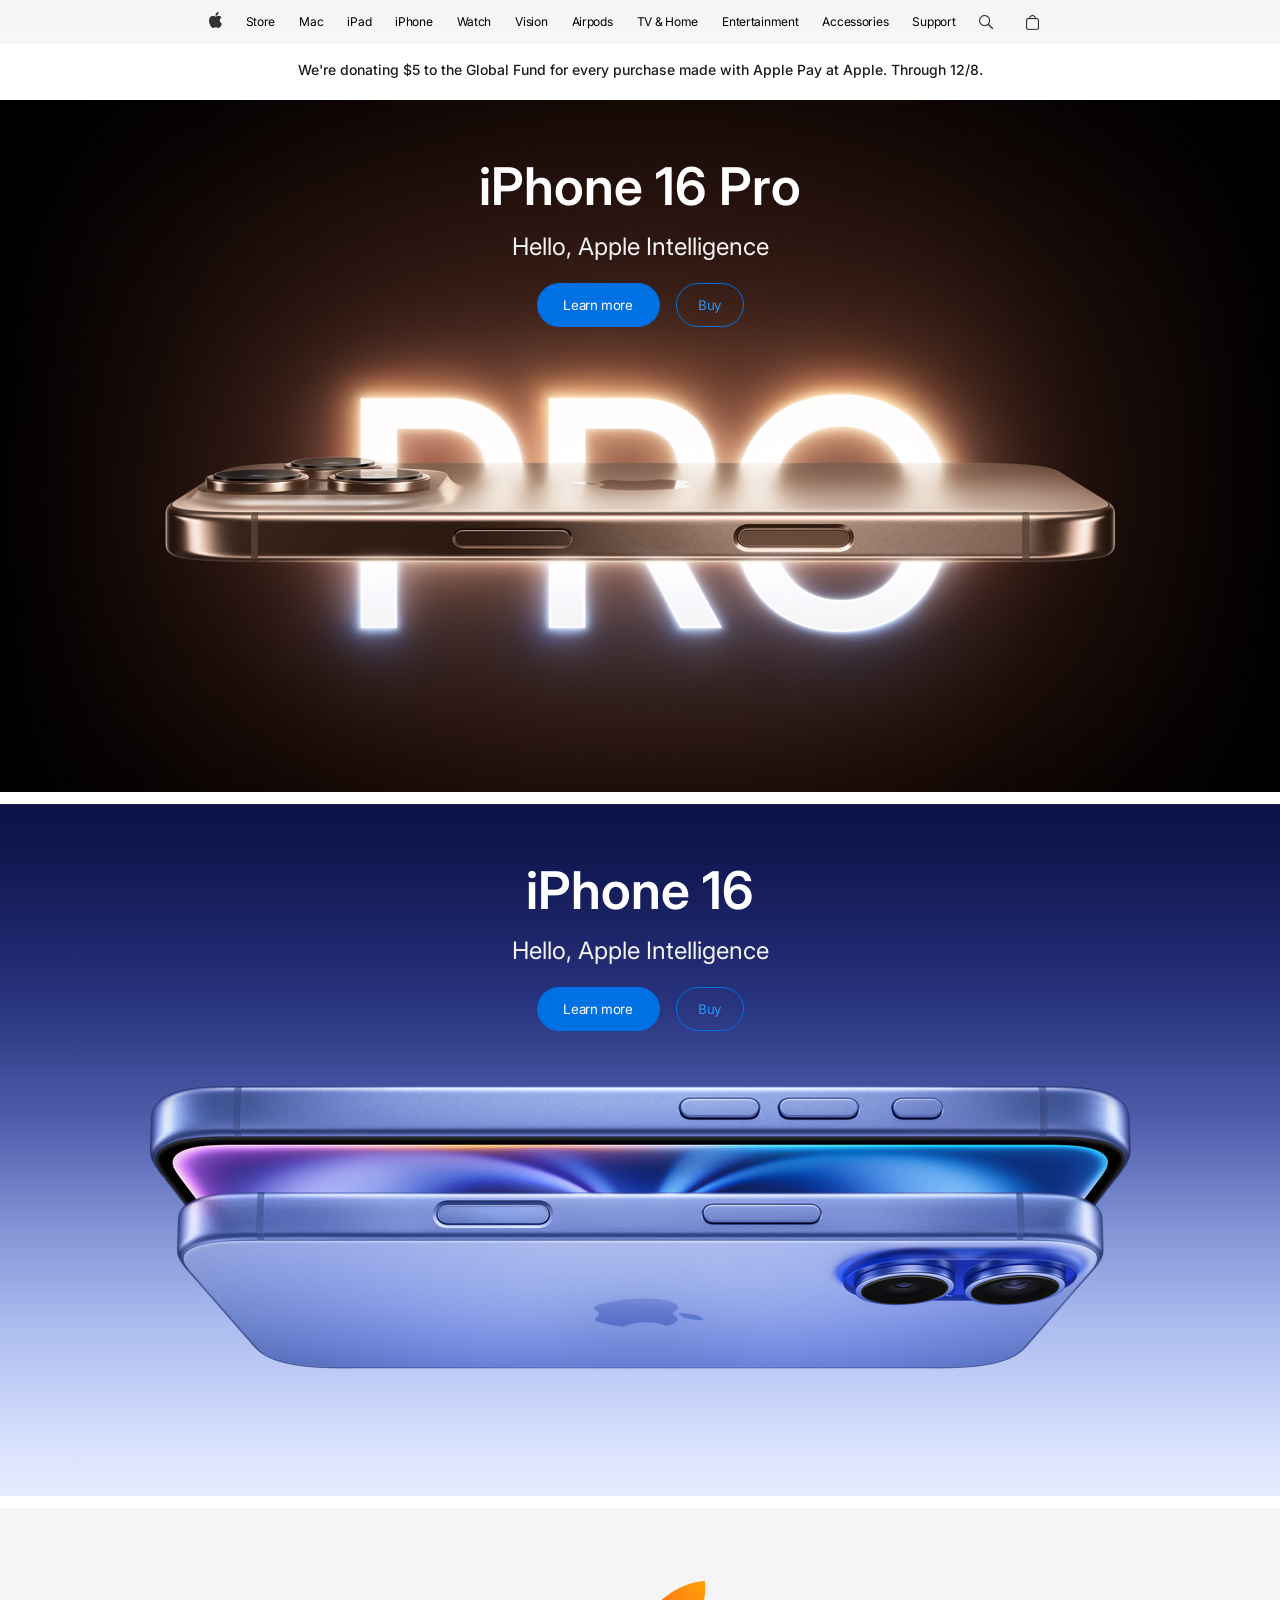
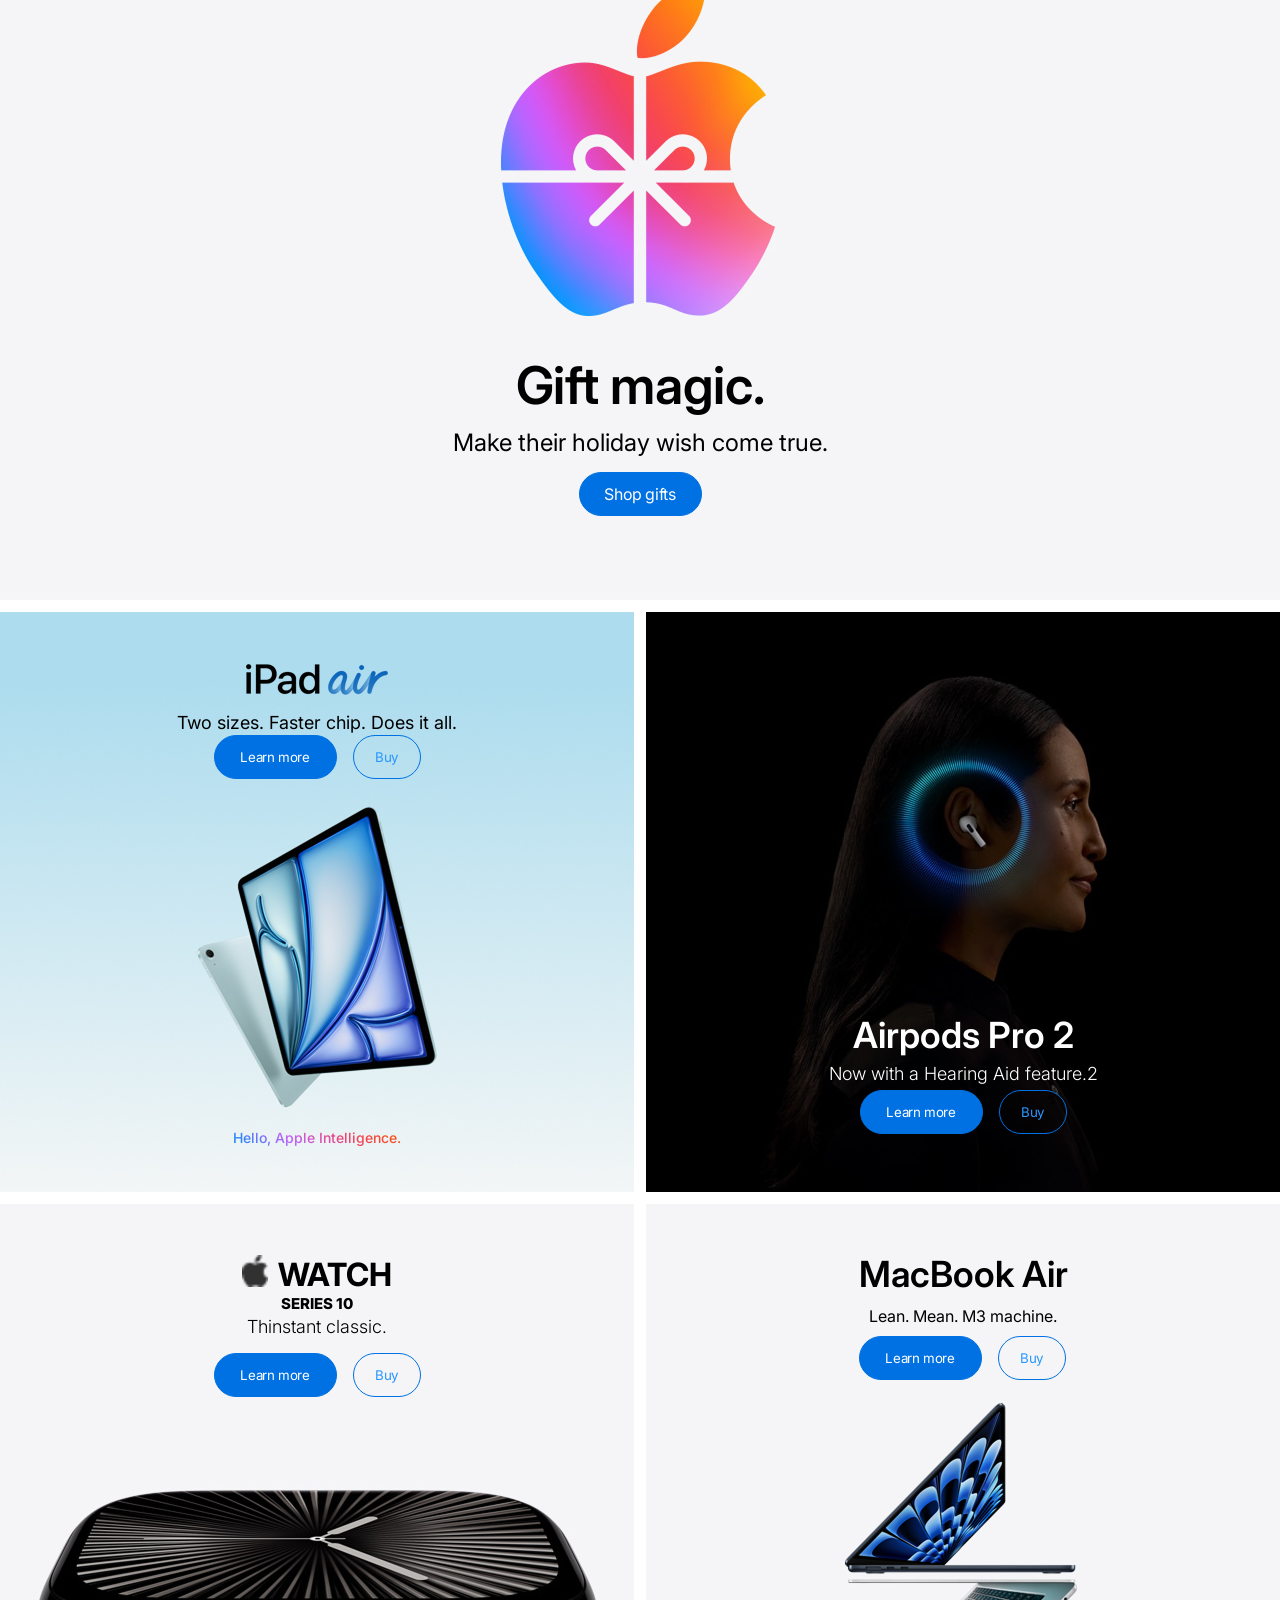
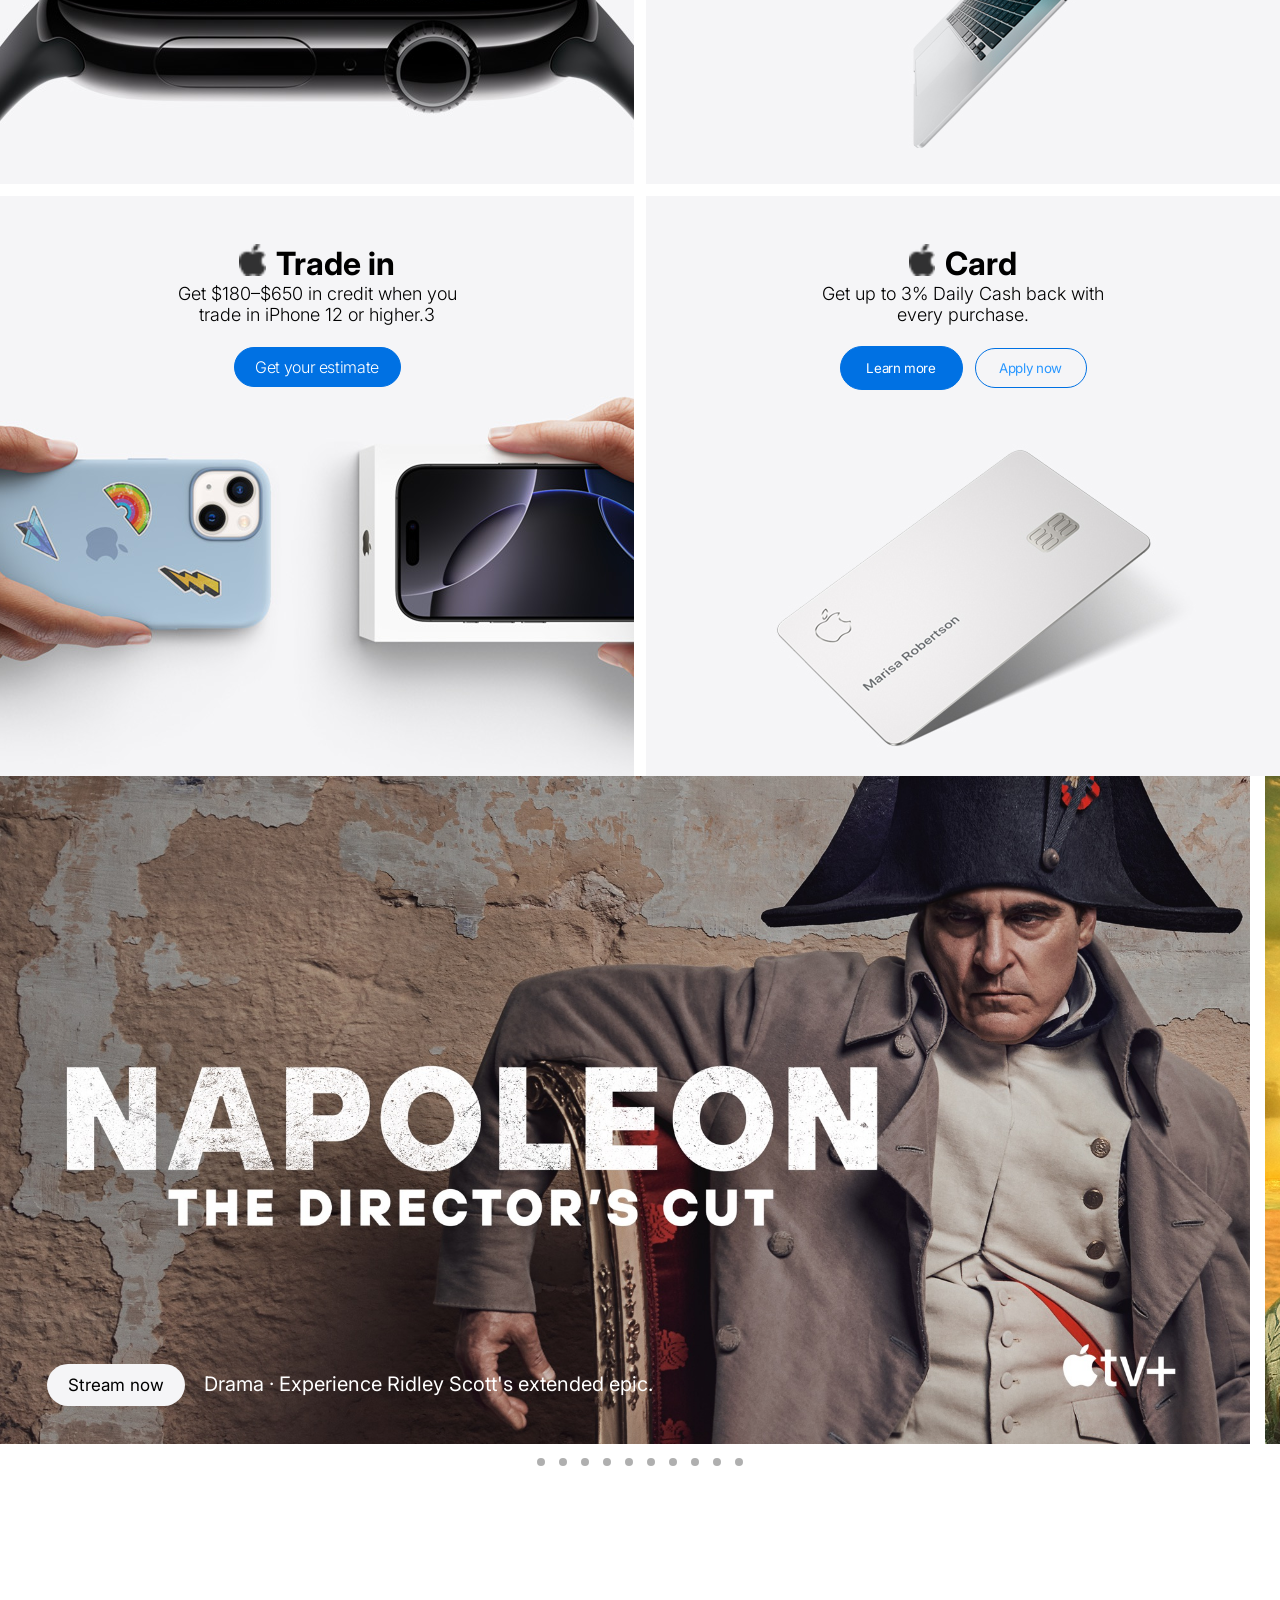
<file: index.html>
<!doctype html>
<html lang="en">
  <head>
    <meta charset="UTF-8" />
    <meta name="viewport" content="width=device-width, initial-scale=1.0" />
    <title>apple</title>
    <link rel="stylesheet" href="style.css" />
    <style>
      .container {
        max-width: 1920px;
        margin: 0 auto; /* Голлуулах */
        width: 100%; /* Жижиг дэлгэц дээр 100% харагдах */
      }
    </style>
  </head>
  <body>
    <header class="header center">
      <div class="headerIcon__Vector">
        <a href="store.html"><img src="/images/Vector.png" alt="vector" /></a>
      </div>
      <a href="store.html" class="header__link">Store</a>
      <span class="header__link">Mac</span>
      <span class="header__link">iPad</span>
      <span class="header__link">iPhone</span>
      <span class="header__link">Watch</span>
      <span class="header__link">Vision</span>
      <span class="header__link">Airpods</span>
      <span class="header__link">TV & Home</span>
      <span class="header__link">Entertainment</span>
      <span class="header__link">Accessories</span>
      <span class="header__link">Support</span>
      <div class="icons center">
        <div class="header__Icon center">
          <img src="/images/Vector (1).png" alt="vector1" />
        </div>
        <div class="header__icon center">
          <img src="/images/Vector (2).png" alt="vector2" />
        </div>
        <div class="header__icon center">
          <img
            src="/images/menu-icon.png"
            alt="menu-icon"
            class="header__icon--image--menu"
          />
        </div>
      </div>
    </header>
    <div class="donation__banner center">
      We're donating $5 to the Global Fund for every purchase made with Apple
      Pay at Apple. Through 12/8.
    </div>
    <section class="section1">
      <div>
        <div class="hero__container iphone16-pro">
          <div class="iphone16-pro__border marginTop">
            <div class="iphone16-pro__border1 align-center">
              <p class="iphone16-pro1">iPhone 16 Pro</p>
              <p class="iphone16-pro2">
                Hello, <span>Apple </span>Intelligence
              </p>
            </div>
            <div class="iphone16-pro__border2 align-center">
              <div class="iphone16-pro__border_2 align-center">
                <button class="button button--primary">Learn more</button>
              </div>
              <div class="iphone16-pro__border__2 align-center">
                <button class="button button--secondary">Buy</button>
              </div>
            </div>
          </div>
        </div>
      </div>
    </section>
    <section class="section1">
      <div class="hero__container iphone16 align-center">
        <div class="iphone16-pro__border">
          <div class="iphone16-pro__border1 align-center">
            <p class="iphone16-pro1">iPhone 16</p>
            <p class="iphone16-pro2">Hello, <span>Apple </span>Intelligence</p>
          </div>
          <div class="iphone16-pro__border2 align-center">
            <div class="iphone16-pro__border_2 align-center">
              <button class="button button--primary">Learn more</button>
            </div>
            <div class="iphone16-pro__border__2 align-center">
              <button class="button button--secondary">Buy</button>
            </div>
          </div>
        </div>
      </div>
    </section>
    <section class="section1">
      <div class="hero__container gift-magic align-center">
        <div class="gift__border">
          <div class="gift__border1">
            <div class="gift__border2">Gift magic.</div>
            <div class="gift__border3">Make their holiday wish come true.</div>
          </div>
          <div class="iphone16-pro__border_2 align-center">
            <a
              href="https://pinecone-academy-fgmu.vercel.app/store.html"
              class="button button--primary"
              >Shop gifts</a
            >
          </div>
        </div>
      </div>
    </section>
    <div class="product-container">
      <div class="product1" style="--image-url: url(./images/Figure.png);">
        <div class="product-title-image iPadair"></div>
        <p class="product-subHead">Two sizes. Faster chip. Does it all.</p>
        <div class="iphone16-pro__border2 align-center" style="padding: 0">
          <div class="iphone16-pro__border_2 align-center">
            <button class="button button--primary">Learn more</button>
          </div>
          <div class="iphone16-pro__border__2 align-center">
            <button class="button button--secondary">Buy</button>
          </div>
        </div>
        <p class="product-bottom">Hello, Apple Intelligence.</p>
      </div>
      <div
        class="product productBottom"
        style="--image-url: url(/images/airpod.png)"
      >
        <h2 class="product-title">Airpods Pro 2</h2>
        <p class="product-Subhead">Now with a Hearing Aid feature.2</p>
        <div class="iphone16-pro__border2 align-center">
          <div class="iphone16-pro__border_2 align-center">
            <button class="button button--primary">Learn more</button>
          </div>
          <div class="iphone16-pro__border__2 align-center">
            <button class="button button--secondary">Buy</button>
          </div>
        </div>
      </div>
      <div class="product" style="--image-url: url(/images/iwatch.png)">
        <div class="iwatch__Border align-center">
          <div class="iwatch__Border1">
            <div class="iwatch__Border2">
              <div class="iwatch__Border3">
                <img
                  src="/images/Vector.png"
                  alt="iphone logo"
                  class="iphoneLogo"
                />
                <p class="border-title">WATCH</p>
              </div>
              <div class="iwatch__Border3-1">
                <p class="series-10">SERIES 10</p>
              </div>
            </div>
            <div class="iwatch__Border1-1">
              <p class="Thinstant-classic">Thinstant classic.</p>
            </div>
          </div>
          <div class="iphone16-pro__border2 align-center">
            <div class="iphone16-pro__border_2 align-center">
              <button class="button button--primary">Learn more</button>
            </div>
            <div class="iphone16-pro__border__2 align-center">
              <button class="button button--secondary">Buy</button>
            </div>
          </div>
        </div>
      </div>
      <div class="product" style="--image-url: url(/images/imac.png)">
        <div class="imac__Border1">
          <div class="imac__Border2">
            <div class="imac__Border3">
              <p class="imac-border-title">MacBook Air</p>
            </div>
          </div>
          <div class="imac__Border1-1">
            <p class="Lean-Mean">Lean. Mean. M3 machine.</p>
          </div>
          <div class="iphone16-pro__border2 align-center">
            <div class="iphone16-pro__border_2 align-center">
              <button class="button button--primary">Learn more</button>
            </div>
            <div class="iphone16-pro__border__2 align-center">
              <button class="button button--secondary">Buy</button>
            </div>
          </div>
        </div>
      </div>
      <div class="product" style="--image-url: url(/images/iphone.png)">
        <div class="trade-in">
          <div class="trade-in-border">
            <div class="trade-in-border1">
              <img
                src="/images/Vector.png"
                alt="iphone logo"
                class="iphoneLogo"
              />
              <p class="trade-title">Trade in</p>
            </div>
            <p class="trade-in-subhead">
              Get $180–$650 in credit when you trade in iPhone 12 or higher.3
            </p>
          </div>
          <div class="iphone16-pro__border2 align-center">
            <div class="trade--border align-center">
              <button class="button button--primary font__style">
                Get your estimate
              </button>
            </div>
          </div>
        </div>
      </div>
      <div class="product" style="--image-url: url(/images/card.png)">
        <div class="trade-in">
          <div class="trade-in-border">
            <div class="trade-in-border1">
              <img
                src="/images/Vector.png"
                alt="iphone logo"
                class="iphoneLogo"
              />
              <p class="trade-title">Card</p>
            </div>
            <p class="trade-in-subhead">
              Get up to 3% Daily Cash back with every purchase.
            </p>
          </div>
          <div class="learn-more-apply-now-border">
            <div class="iphone16-pro__border_2 align-center">
              <button class="button button--primary">Learn more</button>
            </div>
            <div class="button-Apply-now align-center">
              <button class="button button--Apply-now">
                Apply now
              </button>
            </div>
          </div>
        </div>
      </div>
    </div>
    <div class="media-carousel">
      <div
        id="item1"
        class="carousel-slide"
        style="--background-image: url(/images/carousel/napoleon.jpg)"
      >
        <div class="carousel-info">
          <button class="carousel-info-button">Stream now</button>
          <span class="carousel-genre">Drama</span>
          <span class="carousel-separator">·</span>
          <span class="carousel-description"
            >Experience Ridley Scott's extended epic.</span
          >
        </div>
      </div>
      <div
        id="item2"
        class="carousel-slide"
        style="--background-image: url(/images/carousel/bad-monkey.jpg)"
      >
        <div class="carousel-info">
          <button class="carousel-info-button">Stream now</button>
          <span class="carousel-genre">Comedy</span>
          <span class="carousel-separator">·</span>
          <span class="carousel-description">The shady side of paradise.</span>
        </div>
      </div>
      <div
        id="item3"
        class="carousel-slide"
        style="--background-image: url(/images/carousel/instigators.jpg)"
      >
        <div class="carousel-info">
          <button class="carousel-info-button">Stream now</button>
          <span class="carousel-genre">Action</span>
          <span class="carousel-separator">·</span>
          <span class="carousel-description">Worst. Heist. Ever.</span>
        </div>
      </div>
      <div
        id="item4"
        class="carousel-slide"
        style="--background-image: url(/images/carousel/k-pop-idols.jpg)"
      >
        <div class="carousel-info">
          <button class="carousel-info-button">Stream now</button>
          <span class="carousel-genre">Documentary</span>
          <span class="carousel-separator">·</span>
          <span class="carousel-description"
            >All that glitters isn't gold.</span
          >
        </div>
      </div>
      <div
        id="item5"
        class="carousel-slide"
        style="--background-image: url(/images/carousel/season-pass.jpg)"
      >
        <div class="carousel-info">
          <button class="carousel-info-button">Stream now</button>
          <span class="carousel-genre">Watch Messi</span>
          <span class="carousel-separator">,</span>
          <span class="carousel-description"
            >every club, and every match--live.</span
          >
        </div>
      </div>
      <div
        id="item6"
        class="carousel-slide"
        style="--background-image: url(/images/carousel/pressumed-innocent.jpg)"
      >
        <div class="carousel-info">
          <button class="carousel-info-button">Stream now</button>
          <span class="carousel-genre">Crime</span>
          <span class="carousel-separator">·</span>
          <span class="carousel-description">Presume nothing.</span>
        </div>
      </div>
      <div
        id="item7"
        class="carousel-slide"
        style="--background-image: url(/images/carousel/pachinko.jpg)"
      >
        <div class="carousel-info">
          <button class="carousel-info-button">Stream now</button>
          <span class="carousel-genre">Drama </span>
          <span class="carousel-separator">·</span>
          <span class="carousel-description">New season.</span>
        </div>
      </div>
      <div
        id="item8"
        class="carousel-slide"
        style="--background-image: url(/images/carousel/baseball.jpg)"
      >
        <div class="carousel-info">
          <button class="carousel-info-button">See the schedule</button>
          <span class="carousel-genre">Live MLB games</span>
          <span class="carousel-separator">·</span>
          <span class="carousel-description">every Friday.</span>
        </div>
      </div>
      <div
        id="item9"
        class="carousel-slide"
        style="--background-image: url(/images/carousel/lady-in-the-lake.jpg)"
      >
        <div class="carousel-info">
          <button class="carousel-info-button">Stream now</button>
          <span class="carousel-genre">Thriller</span>
          <span class="carousel-separator">·</span>
          <span class="carousel-description"
            >Natalie Portman and Moses Ingram star in a visionary noir
            thriller.</span
          >
        </div>
      </div>
      <div
        id="item10"
        class="carousel-slide"
        style="--background-image: url(/images/carousel/morning-show.jpg)"
      >
        <div class="carousel-info">
          <button class="carousel-info-button">Stream now</button>
          <span class="carousel-genre">Drama </span>
          <span class="carousel-separator">·</span>
          <span class="carousel-description"
            >16 Emmy® Nominations Including Best Drama.</span
          >
        </div>
      </div>
    </div>
    <div class="bullets">
      <a href="#item1" class="bullet"></a>
      <a href="#item2" class="bullet"></a>
      <a href="#item3" class="bullet"></a>
      <a href="#item4" class="bullet"></a>
      <a href="#item5" class="bullet"></a>
      <a href="#item6" class="bullet"></a>
      <a href="#item7" class="bullet"></a>
      <a href="#item8" class="bullet"></a>
      <a href="#item9" class="bullet"></a>
      <a href="#item10" class="bullet"></a>
    </div>
    <div class="slider-wrapper">
      <div class="slider">
        <div
          class="slider-item"
          style="--item: 1; --bg-color: rgb(20, 40, 56); --color: white"
        >
          <div class="slider-content">
            <div class="slider-image-small">
              <img
                class="slider-image"
                src="/images/slider/1.jpg"
                alt="R&B Now"
              />
            </div>
            <p class="slider-title">R&B Now</p>
            <div class="slider-overlay">
              <button class="slider-button">Listen Now</button>
            </div>
          </div>
        </div>
        <div
          class="slider-item"
          style="--item: 2; --bg-color: #eae6e1; --color: black"
        >
          <div class="slider-content">
            <div class="slider-image-small">
              <img
                class="slider-image"
                src="/images/slider/2.jpg"
                alt="Today's Country"
              />
            </div>
            <p class="slider-title">Today's Country</p>
            <div class="slider-overlay">
              <button class="slider-button">Listen Now</button>
            </div>
          </div>
        </div>
        <div class="slider-item" style="--item: 3">
          <div class="slider-content">
            <div class="slider-image-full">
              <img
                class="slider-image"
                src="/images/slider/3.jpg"
                alt="Football Manager 2024 Touch"
              />
            </div>
            <p class="slider-caption">Football Manager 2024 Touch</p>
            <div class="slider-overlay">
              <button class="slider-button">Listen Now</button>
            </div>
          </div>
        </div>
        <div class="slider-item" style="--item: 4">
          <div
            class="slider-content"
            style="background-image: url(images/slider/4.jpg)"
          >
            <div class="slider-image-full" style=""></div>
            <p class="slider-caption">6 Weeks to Restart Your Fitness</p>
            <div class="slider-overlay">
              <button class="slider-button">Listen Now</button>
            </div>
          </div>
        </div>
        <div class="slider-item" style="--item: 5">
          <div class="slider-content">
            <div class="slider-image-full">
              <img
                class="slider-image"
                src="/images/slider/5.jpg"
                alt="NBA 2k25 Arcade Edition"
              />
            </div>
            <p class="slider-caption">NBA 2k25 Arcade Edition</p>
            <div class="slider-overlay">
              <button class="slider-button">Listen Now</button>
            </div>
          </div>
        </div>
        <div class="slider-item" style="--item: 6">
          <div class="slider-content">
            <div class="slider-image-full">
              <img
                class="slider-image"
                src="/images/slider/6.jpg"
                alt="Strength with Kyle"
              />
            </div>
            <p class="slider-caption">Strength with Kyle</p>
            <div class="slider-overlay">
              <button class="slider-button">Listen Now</button>
            </div>
          </div>
        </div>
        <div class="slider-item" style="--item: 7">
          <div class="slider-content">
            <div class="slider-image-full">
              <img
                class="slider-image"
                src="/images/slider/7.jpg"
                alt="Run your first 5K"
              />
            </div>
            <p class="slider-caption">Run your first 5K</p>
            <div class="slider-overlay">
              <button class="slider-button">Listen Now</button>
            </div>
          </div>
        </div>
        <div class="slider-item" style="--item: 8; --bg-color: rgb(64, 13, 14)">
          <div class="slider-content">
            <div class="slider-image-small">
              <img
                class="slider-image"
                src="/images/slider/8.jpg"
                alt="Today's Indie Rock"
              />
            </div>
            <p class="slider-title">Today's Indie Rock</p>
            <div class="slider-overlay">
              <button class="slider-button">Listen Now</button>
            </div>
          </div>
        </div>
        <div class="slider-item" style="--item: 9">
          <div class="slider-content">
            <div class="slider-image-full">
              <img
                class="slider-image"
                src="/images/slider/9.jpg"
                alt="Hello Kitty Island Adventure"
              />
            </div>
            <p class="slider-caption">Hello Kitty Island Adventure</p>
            <div class="slider-overlay">
              <button class="slider-button">Listen Now</button>
            </div>
          </div>
        </div>
        <div
          class="slider-item"
          style="--item: 10; --bg-color: rgb(38, 38, 38)"
        >
          <div class="slider-content">
            <div class="slider-image-small">
              <img
                class="slider-image"
                src="/images/slider/10.jpg"
                alt="Strength with Kyle"
              />
            </div>
            <p class="slider-title">Strength with Kyle</p>
            <div class="slider-overlay">
              <button class="slider-button">Listen Now</button>
            </div>
          </div>
        </div>
      </div>
    </div>
  </body>
</html>
</file>
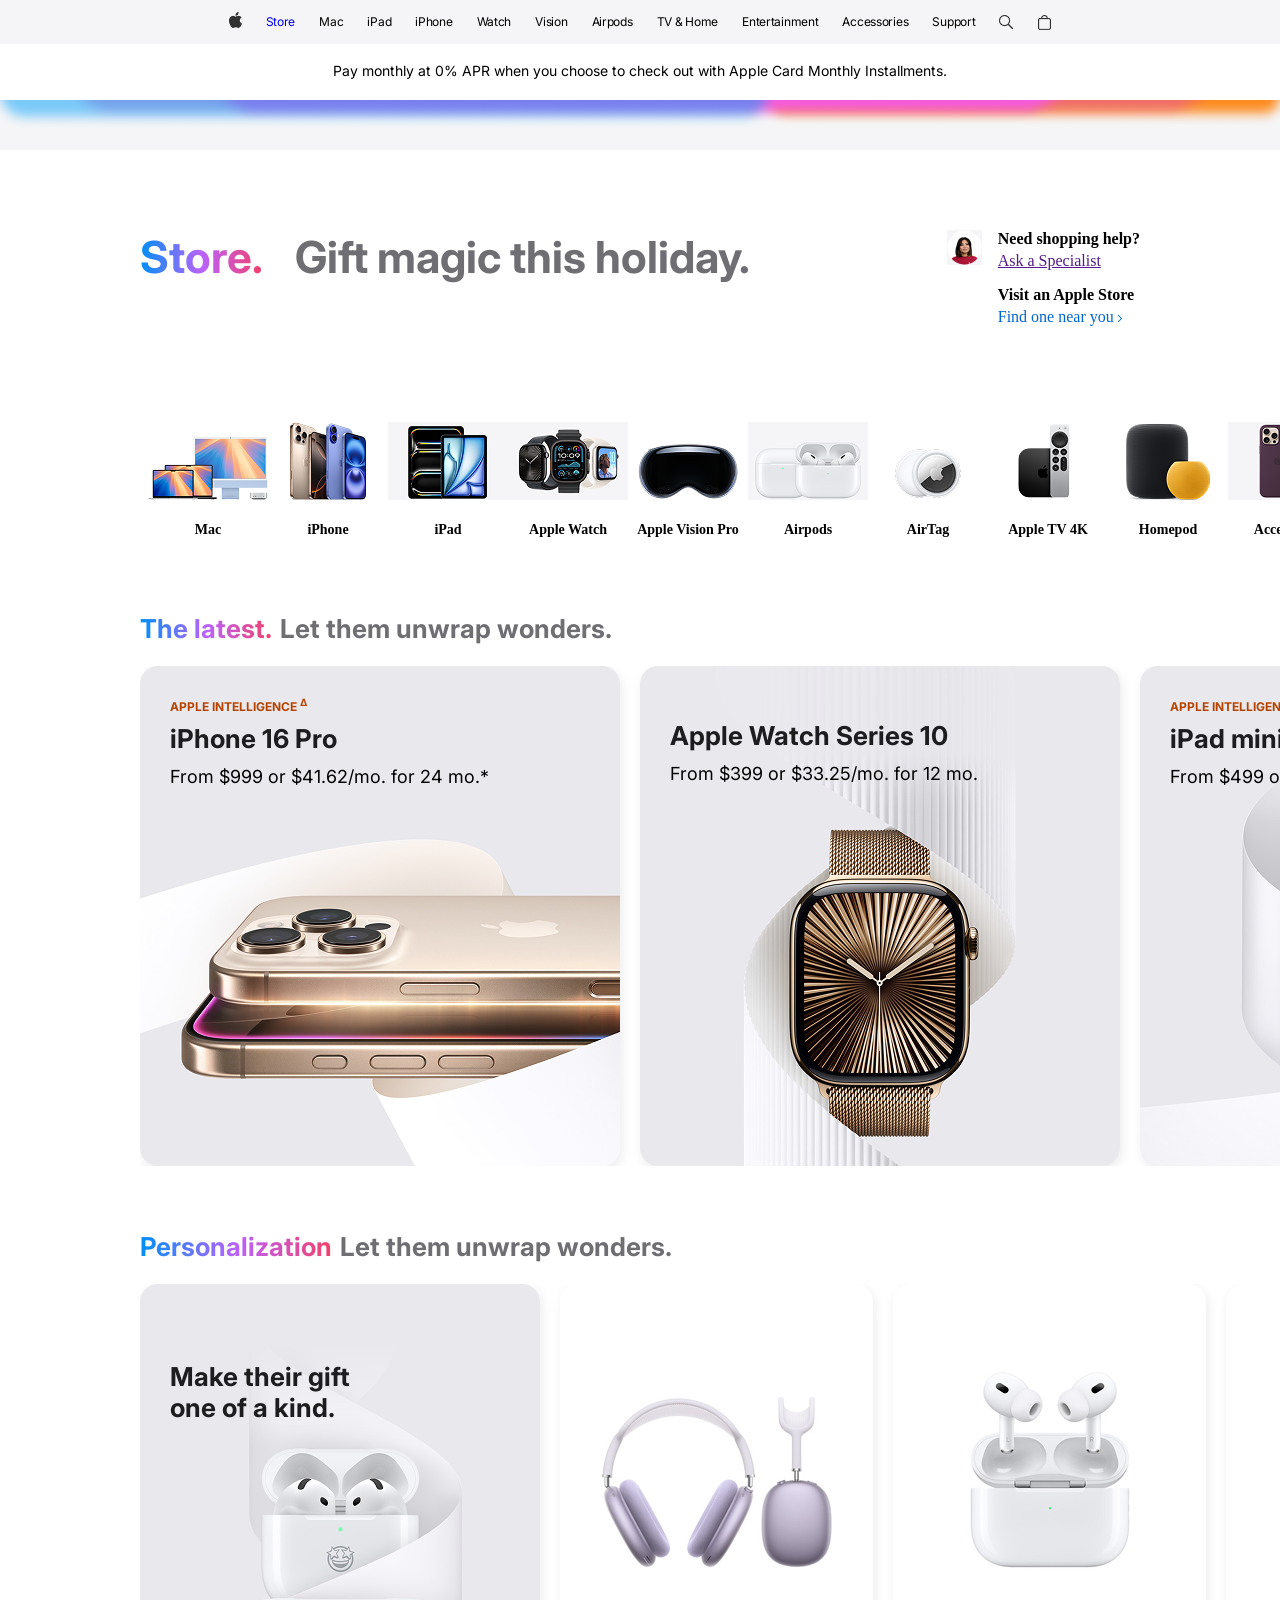
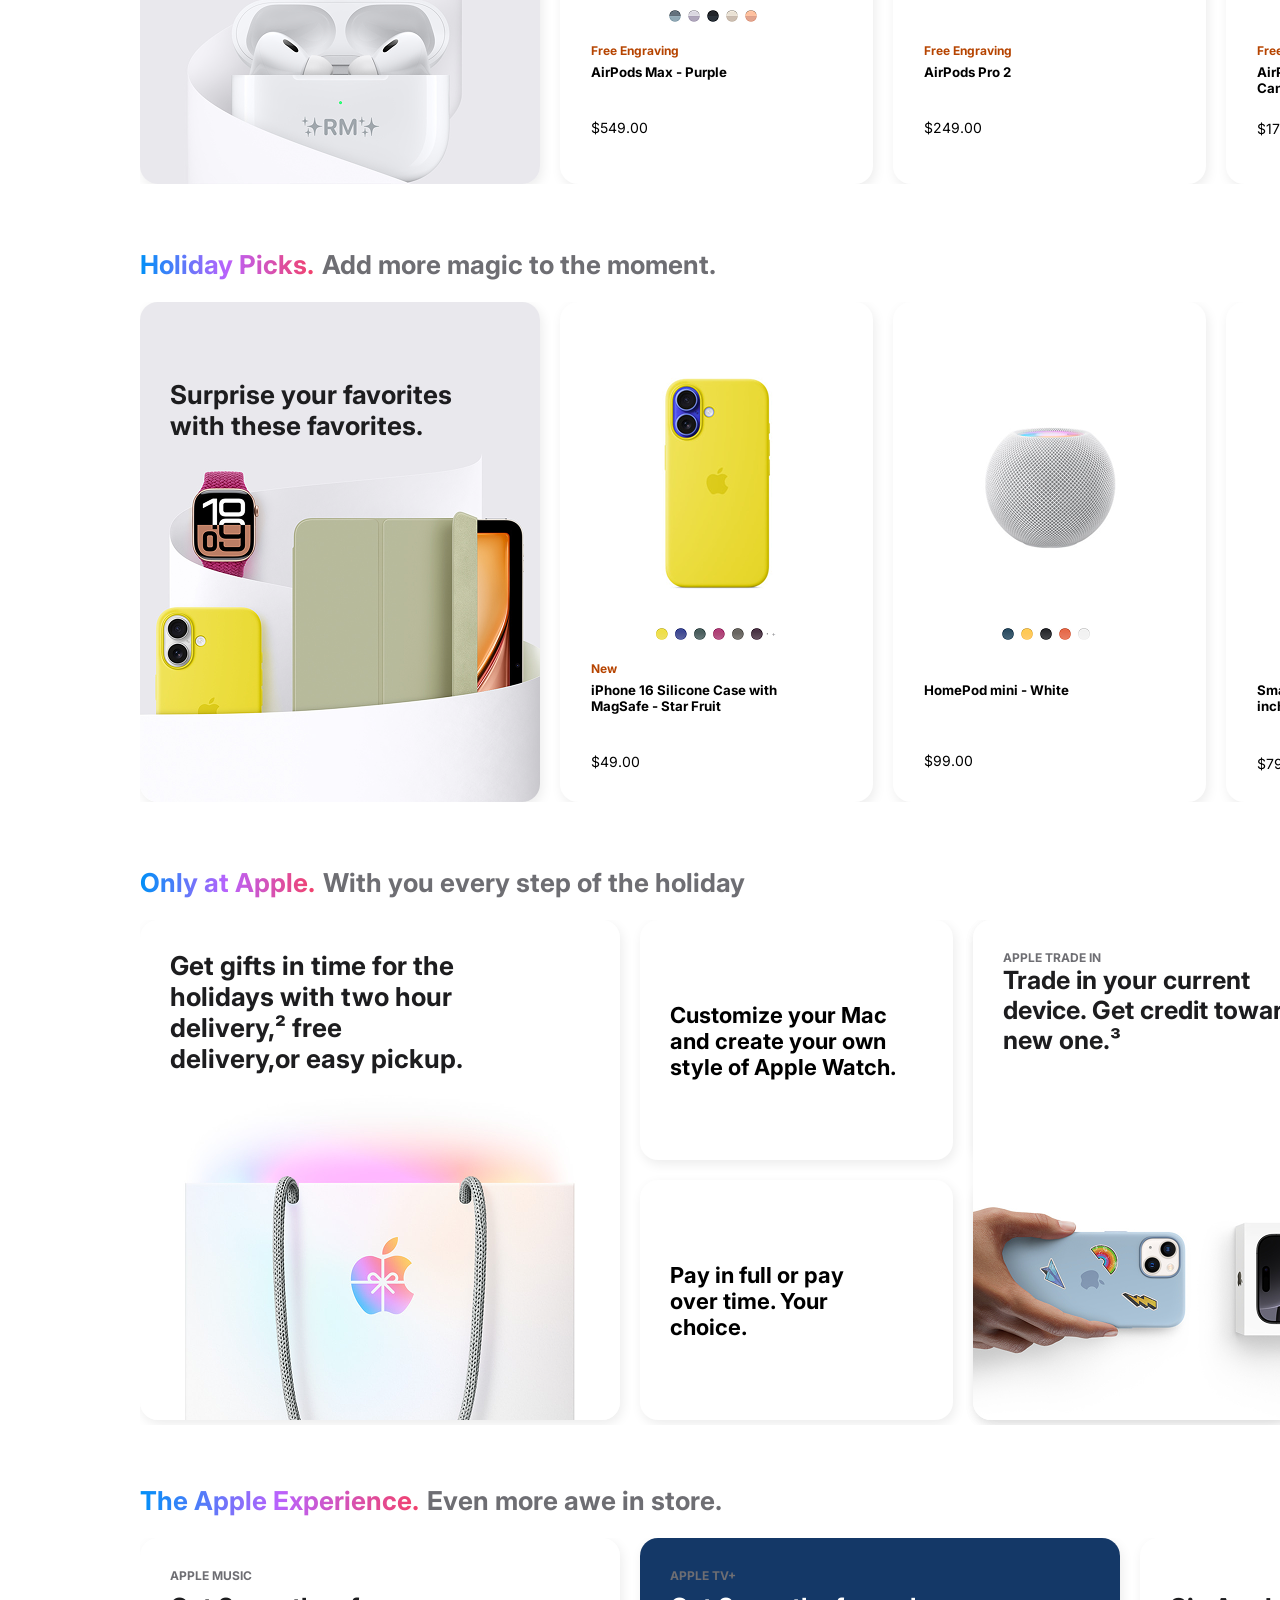
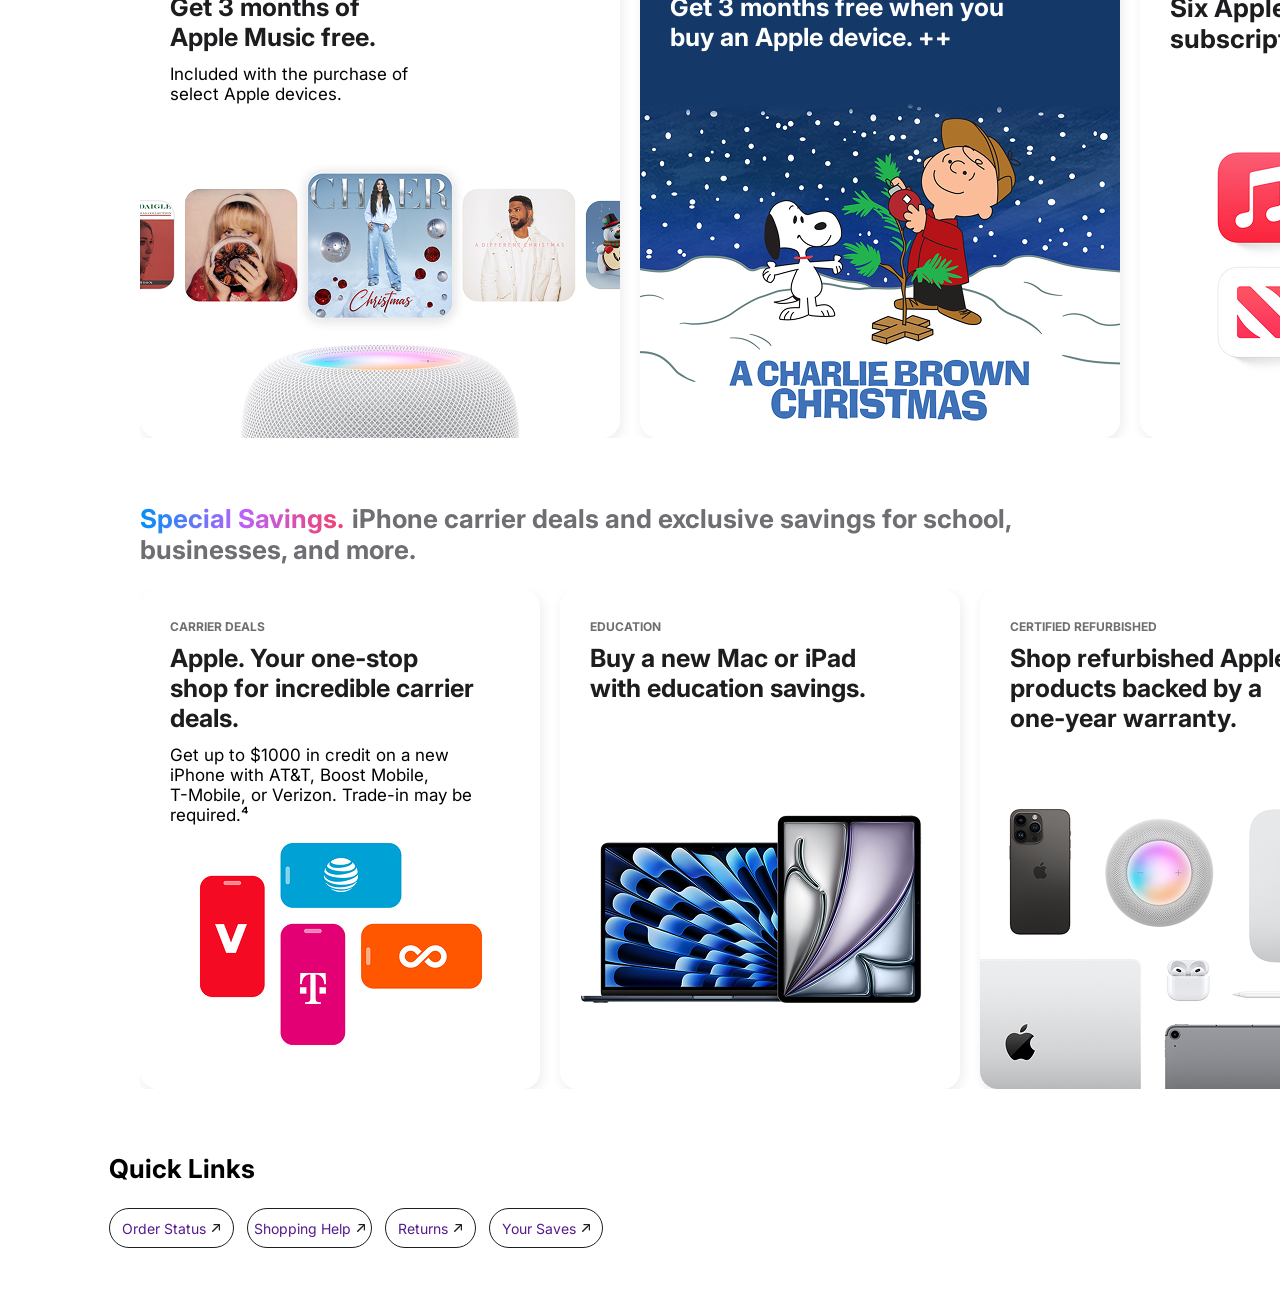
<file: store.html>
<!doctype html>
<html lang="en">
  <head>
    <meta charset="UTF-8" />
    <meta name="viewport" content="width=device-width, initial-scale=1.0" />
    <title>store</title>
    <link rel="stylesheet" href="store.css" />
  </head>
  <body>
    <main>
      <!-- HEADER -->
      <header class="header center">
        <div class="headerIcon center">
          <a href="index.html"
            ><img src="/images/Vector.png" href="index.html" alt="vector"
          /></a>
        </div>
        <a href="index.html" class="header__link">Store</a>
        <span class="header__link">Mac</span>
        <span class="header__link">iPad</span>
        <span class="header__link">iPhone</span>
        <span class="header__link">Watch</span>
        <span class="header__link">Vision</span>
        <span class="header__link">Airpods</span>
        <span class="header__link">TV & Home</span>
        <span class="header__link">Entertainment</span>
        <span class="header__link">Accessories</span>
        <span class="header__link">Support</span>
        <div class="icons center">
          <img src="/images/Vector (1).png" alt="vector1" />
          <img src="/images/Vector (2).png" alt="vector2" />
          <img
            src="/images/menu-icon.png"
            alt="menu-icon"
            class="header__icon--image--menu"
          />
        </div>
      </header>
      <!-- SUBSCRIPTION SECTION-->
      <div class="subscription center">
        Pay monthly at 0% APR when you choose to check out with Apple Card
        Monthly Installments.
      </div>
      <!-- RAINBOW IMG -->
      <img src="./images/storee/rainbow.png" alt="rainbow img" style="width: 100%;" />
      <!-- STORE CONTAINER -->
      <div class="store-container">
        <div class="store-header">
          <p class="store font-style">Store.</p>
          <p class="store-subtitle font-style">Gift magic this holiday.</p>
        </div>
        <div class="store-support">
          <div>
            <img
              width="35px"
              height="35px"
              src="./images/storee/face.png"
              alt="face img"
            />
          </div>

          <div class="support-text">
            <div style="gap: 4px; display: flex; flex-direction: column">
              <p style="font-weight: 700">Need shopping help?</p>
              <a href="" target="_self">Ask a Specialist</a>
            </div>
            <div style="gap: 4px; display: flex; flex-direction: column">
              <p style="font-weight: 700">Visit an Apple Store</p>
              <a
                href=""
                target="_self"
                style="text-decoration: none; color: rgba(0, 102, 204, 1)"
                >Find one near you
                <img src="./images/storee/Vector (4).png" alt="> icon"
              /></a>
            </div>
          </div>
        </div>
      </div>
      <!-- PRODUCT LISTS -->
      <div class="productList">
        <div class="product-item1">
          <img src="./images/storee/mac-nav.png" alt="item1" />
          <p class="product-title">Mac</p>
        </div>
        <div class="product-item2">
          <img src="./images/storee/iphone-nav.png" alt="item2" />
          <p class="product-title">iPhone</p>
        </div>
        <div class="product-item3">
          <img src="./images/storee/ipad-nav.png" alt="item3" />
          <p class="product-title">iPad</p>
        </div>
        <div class="product-item4">
          <img src="./images/storee/watch-nav.png" alt="item4" />
          <p class="product-title">Apple Watch</p>
        </div>
        <div class="product-item5">
          <img src="./images/storee/vision-pro.png" alt="item5" />
          <p class="product-title">Apple Vision Pro</p>
        </div>
        <div class="product-item6">
          <img src="./images/storee/airpods-nav.png" alt="item6" />
          <p class="product-title">Airpods</p>
        </div>
        <div class="product-item7">
          <img src="./images/storee/airtags.png" alt="item7" />
          <p class="product-title">AirTag</p>
        </div>
        <div class="product-item8">
          <img src="./images/storee/appletv.png" alt="item8" />
          <p class="product-title">Apple TV 4K</p>
        </div>
        <div class="product-item9">
          <img src="./images/storee/homepod.png" alt="item9" />
          <p class="product-title">Homepod</p>
        </div>
        <div class="product-item10">
          <img
            src="./images/storee/store-card-13-accessories-nav-202409.png"
            alt="item10"
          />
          <p class="product-title">Accessories</p>
        </div>
        <div class="product-item11">
          <img src="./images/storee/giftcard.png" alt="item11" />
          <p class="product-title">Apple Gift Card</p>
        </div>
      </div>
      <!-- THE LATEST -->
      <div class="theLatest">
        <div class="latest-title">
          <p class="title-part">The latest.</p>
          <p class="title-part-2">Let them unwrap wonders.</p>
        </div>
        <div class="latest-items">
          <div
            class="latest-item-card"
            style="--image-url: url(./images/storee/iphone16pro.png)"
          >
            <div class="product-detail">
              <p class="intelligence">APPLE INTELLIGENCE <sup>∆</sup></p>
              <h2 class="latest-title">iPhone 16 Pro</h2>
              <p class="latest-pricing">From $999 or $41.62/mo. for 24 mo.*</p>
            </div>
          </div>
          <div
            class="latest-item-card"
            style="--image-url: url(./images/storee/watchseries10.png)"
          >
            <div class="product-detail--1">
              <h2 class="latest-title">Apple Watch Series 10</h2>
              <p class="latest-pricing">From $399 or $33.25/mo. for 12 mo.</p>
            </div>
          </div>
          <div
            class="latest-item-card"
            style="--image-url: url(./images/storee/ipadmini.png)"
          >
            <div class="product-detail">
              <p class="intelligence">APPLE INTELLIGENCE <sup>∆</sup></p>
              <h2 class="latest-title">iPad mini</h2>
              <p class="latest-pricing">From $499 or $41.58/mo. for 12 mo.</p>
            </div>
          </div>
          <div
            class="latest-item-card"
            style="--image-url: url(./images/storee/macbookpro.png)"
          >
            <div class="product-detail">
              <p class="intelligence">APPLE INTELLIGENCE <sup>∆</sup></p>
              <h2 class="latest-title">MacBook Pro</h2>
              <p class="latest-pricing">From $1599 or $133.25/mo. for 12 mo.</p>
            </div>
          </div>
        </div>
      </div>
      <!-- Personalization -->
      <div class="theLatest">
        <div class="latest-title">
          <p class="title-part">Personalization</p>
          <p class="title-part-2">Let them unwrap wonders.</p>
        </div>
        <div class="latest-items">
          <div
            class="personalization-item-airpod-400-500"
            style="
              --image-url: url(./images/storee/store-card-40-holiday-engraving-202411.png);
            "
          >
            <div class="product-detail">
              <h2 class="latest-title" style="margin-top: 47px">
                Make their gift <br />
                one of a kind.
              </h2>
            </div>
          </div>
          <div class="personalization-item-card">
            <img
              src="./images/storee/airpods-max-select.png"
              alt=""
              class="img1"
            />
            <img src="/images/storee/list-airpods.png" alt="" />
            <div class="text-detail">
              <p class="personal-description">Free Engraving</p>
              <h5 class="personal-title">AirPods Max - Purple</h5>
              <p class="personal-pricing">$549.00</p>
            </div>
          </div>
          <div class="personalization-item-card">
            <img src="./images/storee/airpods-pro-2.png" alt="" />
            <div class="text-detail-1">
              <p class="personal-description">Free Engraving</p>
              <h5 class="personal-title">AirPods Pro 2</h5>
              <p class="personal-pricing">$249.00</p>
            </div>
          </div>
          <div class="personalization-item-card">
            <img src="./images/storee/airpods-4.png" alt="" />
            <div class="text-detail-1">
              <p class="personal-description">Free Engraving</p>
              <h5 class="personal-title">
                AirPods 4 with Active Noise Cancellation
              </h5>
              <p class="airpod-pricing">$179.00</p>
            </div>
          </div>
          <div class="personalization-item-card">
            <img src="./images/storee/MX2D3.png" alt="" />
            <div class="text-detail-1">
              <p class="personal-description">New</p>
              <h5 class="personal-title">Apple Pencil Pro</h5>
              <p class="personal-pricing">$49.00</p>
            </div>
          </div>
          <div class="personalization-item-card">
            <img src="./images/storee/MX2D3.png" alt="" />
            <div class="text-detail-1">
              <p class="personal-description">New</p>
              <h5 class="personal-title">Apple Pencil Pro</h5>
              <p class="personal-pricing">$49.00</p>
            </div>
          </div>
        </div>
      </div>
      <!-- HOLIDAY PRODUCT -->
      <div class="theLatest">
        <div class="latest-title">
          <p class="title-part">Holiday Picks.</p>
          <p class="title-part-2">Add more magic to the moment.</p>
        </div>
        <div class="latest-items">
          <div
            class="personalization-item-airpod-400-500"
            style="--image-url: url(./images/storee/01.png)"
          >
            <div class="product-detail">
              <h2 class="latest-title" style="margin-top: 47px">
                Surprise your favorites <br />
                with these favorites.
              </h2>
            </div>
          </div>
          <div class="personalization-item-card">
            <img src="./images/storee/02.png" alt="" class="img1" />
            <img src="/images/storee/05 copy.png" alt="" />
            <div class="text-detail">
              <p class="personal-description">New</p>
              <h5 class="personal-title">
                iPhone 16 Silicone Case with <br />
                MagSafe - Star Fruit
              </h5>
              <p class="personal-pricing">$49.00</p>
            </div>
          </div>
          <div class="personalization-item-card">
            <img src="./images/storee/03.png" alt="" class="img1" />
            <img src="/images/storee/04 copy.png" alt="" />
            <div class="text-detail">
              <h5 class="personal-title" style="margin-top: 21px">
                HomePod mini - White
              </h5>
              <p class="personal-pricing" style="padding-top: 48px">$99.00</p>
            </div>
          </div>
          <div class="personalization-item-card">
            <img src="./images/storee/04.png" alt="" class="img1" />
            <img src="/images/storee/03 copy.png" alt="" />
            <div class="text-detail">
              <h5 class="personal-title" style="margin-top: 21px">
                Smart Folio for iPad Air 11 - <br />
                inch (M2) - Sage
              </h5>
              <p class="personal-pricing" style="padding-top: 35px">$79.00</p>
            </div>
          </div>
          <div class="personalization-item-card">
            <img src="./images/storee/05.png" alt="" class="img1" />
            <img src="/images/storee/02 copy.png" alt="" />
            <div class="text-detail">
              <p class="personal-description">New</p>
              <h5
                class="personal-title"
                style="font-size: 18; font-weight: 700"
              >
                Beats Solo 4 - On-Ear <br />
                Wireless Headphones - Slate <br />Blue
              </h5>
              <p class="personal-pricing">$79.00</p>
            </div>
          </div>
          <div class="personalization-item-card">
            <img src="./images/storee/05.png" alt="" class="img1" />
            <img src="/images/storee/02 copy.png" alt="" />
            <div class="text-detail">
              <p class="personal-description">New</p>
              <h5
                class="personal-title"
                style="font-size: 18; font-weight: 700"
              >
                Beats Solo 4 - On-Ear <br />
                Wireless Headphones - Slate <br />Blue
              </h5>
              <p class="personal-pricing">$79.00</p>
            </div>
          </div>
        </div>
      </div>
      <!-- ONLY AT IPHONE -->
      <div class="theLatest">
        <div class="latest-title">
          <p class="title-part">Only at Apple.</p>
          <p class="title-part-2">With you every step of the holiday</p>
        </div>
        <div class="latest-items">
          <div
            class="latest-item-card"
            style="--image-url: url(./images/storee/holiday1.png)"
          >
            <div class="product-detail">
              <h2 class="latest-title">
                Get gifts in time for the <br />holidays with two hour <br />
                delivery,² free<br />
                delivery,or easy pickup.
              </h2>
            </div>
          </div>
          <div class="iphone-container font-style1">
            <div class="iphone-contain">
              <p>
                Customize your Mac and create your own style of Apple Watch.
              </p>
            </div>
            <div class="iphone-contain">
              <p>
                Pay in full or pay <br />
                over time. Your <br />
                choice.
              </p>
            </div>
            <div class="iphone-contain">
              <p>
                Free extended <br />
                returns between now and 1/8/25.
              </p>
            </div>
            <div class="iphone-contain">
              <p>
                Make them yours. Engrave a mix of <br />
                emoji, names, and numbers for free.
              </p>
            </div>
          </div>
          <div
            class="latest-item-card"
            style="--image-url: url(./images/storee/holiday3.png)"
          >
            <div class="product-detail" style="gap: 9px">
              <p class="font--style">APPLE TRADE IN</p>
              <h2 class="latest-title font-style2">
                Trade in your current <br />
                device. Get credit toward a <br />
                new one.³
              </h2>
            </div>
          </div>
          <div
            class="latest-item-card"
            style="--image-url: url(./images/storee/holiday2.png)"
          >
            <div class="product-detail" style="gap: 9px">
              <p class="font--style">APPLE SPECIALIST</p>
              <h2 class="latest-title font-style2">
                Find gifts with an Apple <br />
                Specialist in a store or online.
              </h2>
            </div>
          </div>
        </div>
      </div>
      <!-- APPLE EXPERIENCE -->
      <div class="theLatest">
        <div class="latest-title">
          <p class="title-part">The Apple Experience.</p>
          <p class="title-part-2">Even more awe in store.</p>
        </div>
        <div class="latest-items">
          <div
            class="latest-item-card"
            style="--image-url: url(./images/storee/01exper.png)"
          >
            <div class="product-detail">
              <p class="intelligence font--style">APPLE MUSIC</p>
              <h2 class="latest-title font-style2">
                Get 3 months of <br />Apple Music free.
              </h2>
              <p class="f-style">
                Included with the purchase of<br />
                select Apple devices.
              </p>
            </div>
          </div>
          <div
            class="latest-item-card"
            style="--image-url: url(./images/storee/02exper.png)"
          >
            <div class="product-detail">
              <p class="intelligence font--style">APPLE TV+</p>
              <h2 class="latest-title font-style2" style="color: white">
                Get 3 months free when you <br />buy an Apple device. ++
              </h2>
            </div>
          </div>
          <div
            class="latest-item-card"
            style="--image-url: url(./images/storee/03exper.png)"
          >
            <div class="product-detail--1">
              <h2 class="latest-title">
                Six Apple services. One easy subscription.
              </h2>
            </div>
          </div>
          <div
            class="latest-item-card"
            style="--image-url: url(./images/storee/01exper.png)"
          >
            <div class="product-detail">
              <p class="intelligence font--style">APPLE INTELLIGENCE</p>
              <h2 class="latest-title font-style2">
                New features for writing,<br />
                focus,communication, and<br />
                more.
              </h2>
            </div>
          </div>
        </div>
      </div>
      <!-- SPECIAL SAVINGS -->
      <div class="theLatest1">
        <div class="latest-title1">
          <p class="title-part">Special Savings.</p>
          <p class="title-part-2">
            iPhone carrier deals and exclusive savings for school,
          </p>
        </div>
        <div class="special-title"><p>businesses, and more.</p></div>
        <div class="latest-items">
          <div
            class="personalization-item-airpod-400-500"
            style="--image-url: url(./images/storee/01special.png)"
          >
            <div class="product-detail">
              <p class="intelligence font--style">CARRIER DEALS</p>
              <h2 class="latest-title font-style2">
                Apple. Your one-stop<br />
                shop for incredible carrier <br />deals.
              </h2>
              <p class="f-style">
                Get up to $1000 in credit on a new<br />
                iPhone with AT&T, Boost Mobile,<br />
                T-Mobile, or Verizon. Trade-in may be required.⁴
              </p>
            </div>
          </div>
          <div
            class="personalization-item-airpod-400-500"
            style="--image-url: url(./images/storee/02special.png)"
          >
            <div class="product-detail">
              <p class="intelligence font--style">EDUCATION</p>
              <h2 class="latest-title font-style2">
                Buy a new Mac or iPad <br />with education savings.
              </h2>
            </div>
          </div>
          <div
            class="personalization-item-airpod-400-500"
            style="--image-url: url(./images/storee/03special.png)"
          >
            <div class="product-detail">
              <p class="intelligence font--style">CERTIFIED REFURBISHED</p>
              <h2 class="latest-title font-style2">
                Shop refurbished Apple products backed by a <br />one-year
                warranty.
              </h2>
            </div>
          </div>
          <div
            class="personalization-item-airpod-400-500"
            style="--image-url: url(./images/storee/04special.png)"
          >
            <div class="product-detail">
              <p class="intelligence font--style">BUSINESS</p>
              <h2 class="latest-title font-style2" style="color: white">
                From enterprise to<br />
                small business, we'll<br />
                work with you.
              </h2>
            </div>
          </div>
          <div
            class="personalization-item-airpod-400-500"
            style="--image-url: url(./images/storee/05special.png)"
          >
            <div class="product-detail">
              <p class="intelligence font--style">GOVERNMENT</p>
              <h2 class="latest-title font-style2">
                Special pricing is available<br />
                for state, local, and federal agencies.
              </h2>
            </div>
          </div>
        </div>
      </div>
      <!-- QUICK LINKS -->
      <div class="links">
        <p class="link-font">Quick Links</p>
        <div class="link-contain">
          <div class="link1">
            <a href="" target="_self" class="text-dec">Order Status</a>
            <img src="/images/storee/Vector (5).png" alt="" />
          </div>
          <div class="link1">
            <a href="" target="_self" class="text-dec">Shopping Help</a>
            <img src="/images/storee/Vector (5).png" alt="" />
          </div>
          <div class="link-returns">
            <a href="" target="_self" class="text-dec">Returns</a>
            <img src="/images/storee/Vector (5).png" alt="" />
          </div>
          <div class="link-ur-saves">
            <a href="" target="_self" class="text-dec">Your Saves</a>
            <img src="/images/storee/Vector (5).png" alt="" />
          </div>
        </div>
      </div>
    </main>
  </body>
</html>
</file>
<file: style.css>
@import url("https://fonts.googleapis.com/css2?family=Bebas+Neue&family=Hanuman:wght@100..900&family=Inter:ital,opsz,wght@0,14..32,100..900;1,14..32,100..900&family=Montserrat:ital,wght@0,100..900;1,100..900&display=swap");

* {
  margin: 0;
  padding: 0;
  box-sizing: border-box;
  font-family: "Inter", serif;
}
html {
  scroll-behavior: smooth;
}
body {
  width: 100%;
  display: block;
  background: linear-gradient(180deg, #f5f5f7 0.59%, #ffffff 0.59%);
  background-position: center;
}
.center {
  display: flex;
  justify-content: center;
  align-items: center;
}
.header {
  background: rgba(245, 245, 247, 0.8);
  z-index: 10;
  width: 100%;
  height: 44px;
  column-gap: 24px;
  position: fixed;
  top: 0;
}
.header__icon {
  column-gap: 48px;
}
.border {
  width: 30px;
  height: 40px;
}
.header__icon--image--menu {
  display: none;
}
.icons {
  column-gap: 32px;
}
.header__link {
  color: rgba(0, 0, 0, 1);
  font-family: "Inter", serif;
  font-weight: 400;
  font-size: 12px;
  line-height: 60px;
  letter-spacing: -0.28px;
  text-align: center;
  vertical-align: middle;
  white-space: nowrap;
  text-decoration: none;
}
.donation__banner {
  height: 52px;
  font-family: "Inter";
  font-weight: 500;
  color: #1d1d1f;
  font-size: 14px;
  text-align: center;
  vertical-align: middle;
  width: 100%;
  text-align: center;
  padding: 50px;
  top: 19px;
  position: relative;
  margin: auto;
}
.section1 {
  background-position: center;
  flex-direction: column;
  background-size: cover;
  display: flex;
}

.hero__container {
  width: 100vw;
  height: 692px;
  margin-bottom: 12px;
  display: flex;
  justify-content: center;
  background-position: center;
}
.align-center {
  display: flex;
  justify-content: center;
  text-align: center;
}
.iphone16-pro {
  background-image: url(/images/iphone16-pro.png);
  background-size: cover;
}
.iphone16-pro__border {
  gap: 20px;
  width: 405px;
  height: 172px;
  margin-top: 55px;
  display: flex;
  align-items: center;
  justify-content: center;
  flex-direction: column;
}
.iphone16-pro1 {
  width: 405px;
  height: 60px;
  font-family: "Inter", serif;
  font-weight: 600;
  font-size: 52px;
  text-align: center;
  vertical-align: middle;
  color: white;
}
.iphone16-pro2 {
  width: 405px;
  height: 32px;
  font-family: "Inter", serif;
  font-weight: 400;
  font-size: 24px;
  line-height: 32px;
  letter-spacing: 0px;
  text-align: center;
  vertical-align: middle;
  color: rgba(245, 245, 247, 1);
}
.iphone16-pro__border1 {
  width: 405px;
  height: 108px;
  flex-direction: column;
  gap: 16px;
}
.iphone16-pro__border2 {
  width: 207px;
  height: 44px;
  gap: 16px;
}
.iphone16-pro__border_2 {
  width: 123px;
  height: 44px;
  border-radius: 44px;
}
.iphone16-pro__border__2 {
  width: 68px;
  height: 44px;
}
.button--primary {
  color: #fff;
  background-color: #0071e3;
  cursor: pointer;
  text-decoration: none;
  border: solid #0071e3 1px;
  width: 100%;
  justify-content: center;
  border-radius: 99px;
}
.button {
  line-height: 20px;
  letter-spacing: -0.37px;
  align-items: center;
  align-content: center;
}
.button--secondary {
  color: #2997ff;
  cursor: pointer;
  text-decoration: none;
  border: solid #0071e3 1px;
  width: 100%;
  display: flex;
  justify-content: center;
  border-radius: 99px;
  background-color: transparent;
}
.iphone16 {
  background-image: url(/images/iphone16.png);
}
.gift-magic {
  background-image: url(/images/gift-magic.png);
}

.gift__border {
  width: 100%;
  height: 164px;
  display: flex;
  flex-direction: column;
  align-items: center;
  justify-content: center;
  margin-top: 446px;
}
.gift__border1 {
  height: 104px;
  width: auto;
  margin-bottom: 12px;
}
.gift__border2 {
  height: 60px;
  width: auto;

  margin-bottom: 12px;
  font-family: "Inter", serif;
  font-weight: 600;
  font-size: 52px;
  line-height: 60px;
  letter-spacing: -0.28px;
  text-align: center;
  vertical-align: middle;
}
.gift__border3 {
  height: 32px;

  font-family: "Inter", serif;
  font-weight: 400;
  font-style: "Regular";
  font-size: 24px;
}
/* product container */
.product-container {
  gap: 12px;
  display: grid;
  column-gap: 12px;
  grid-auto-rows: 580px;
  grid-template-columns: repeat(2, 1fr);
}
.product {
  display: flex;
  align-items: center;
  flex-direction: column;
  background: var(--image-url) center / cover no-repeat;
  padding-block: 48px 58px;
  gap: 6px;
}
.product1 {
  display: flex;
  align-items: center;
  flex-direction: column;
  background: var(--image-url) center / cover no-repeat;
}
.product-title-image {
  background-image: url(/images/Heading3.png);
  width: 430px;
  height: 33px;
  margin-top: 50px;
}
.product-subHead {
  width: 322px;
  height: 25px;
  font-family: "Inter", serif;
  margin-top: 15px;
  font-weight: 400;
  font-size: 18px;
  line-height: 25px;
  letter-spacing: 0px;
  text-align: center;
  vertical-align: middle;
}
.product-bottom {
  width: 168px;
  height: 18px;
  background: -webkit-linear-gradient(
    45deg,
    #0090f7 0%,
    #ba62fc 33.33%,
    #f2416b 66.67%,
    #f55600 100%
  );
  -webkit-background-clip: text;
  -webkit-text-fill-color: transparent;
  color: transparent;
  background-clip: text;
  margin-top: 350px;
  font-family: "Inter" serif;
  font-weight: 500;
  font-style: Medium;
  font-size: 14px;
  line-height: 18px;
  letter-spacing: 0%;
  text-align: center;
  vertical-align: middle;
}
.product-title {
  font-weight: 600;
  font-size: 36px;
  color: white;
}
.productBottom {
  justify-content: flex-end;
}
.product-Subhead {
  font-weight: 300;
  font-size: 18px;
  font-family: "Inter", serif;
  color: white;
  text-align: center;
}
.iwatch__Border {
  display: flex;
  justify-content: center;
  align-content: center;
  align-items: center;
  flex-direction: column;
  gap: 10px;

  width: 322px;
  height: 146px;
}
.iwatch__Border1 {
  width: 322px;
  height: 90px;
  display: flex;
  justify-content: center;
  flex-direction: column;
  align-items: center;
}
.iwatch__Border2 {
  width: 152px;
  height: 61px;
  opacity: 1;
  gap: 4px;
}
.iwatch__Border3 {
  width: 152px;
  height: 39px;
  opacity: 1;
  gap: 10px;
  display: flex;
  justify-content: center;
}
.iwatch__Border3-1 {
  width: 152px;

  height: 18px;
  opacity: 1;
}
.series-10 {
  font-weight: 800;
  font-size: 15px;
}
.iphoneLogo {
  width: 26.35293960571289px;
  height: 32px;
}
.border-title {
  font-weight: 700;
  font-size: 32px;
}
.iwatch__Border1-1 {
  width: 322px;
  height: 25px;
}
.Thinstant-classic {
  font-weight: 300;
  font-family: "Inter", sans-serif;
  font-size: 18px;
}
.imac-border-title {
  font-weight: 600;
  font-size: 36px;
  font-family: "Inter", sans-serif;
  display: flex;
  justify-content: center;
  align-items: center;
}
.Lean-Mean {
  margin: 10px;
  text-align: center;
}
.trade-in {
  width: 322px;
  height: 146px;

  display: flex;
  gap: 12px;
  flex-direction: column;
  align-items: center;
}
.trade-in-border {
  height: 93px;
  display: flex;
  flex-direction: column;
  text-align: center;
}
.trade-in-border1 {
  height: 39px;
  display: flex;
  justify-content: center;
  gap: 10px;
}
.trade-title {
  font-weight: 700;
  font-size: 32px;
  font-family: "Inter", sans-serif;
}
.trade-in-subhead {
  font-weight: 300;
  font-size: 18px;
  font-family: "Inter", sans-serif;
}
.font__style {
  font-weight: 300;
  font-family: "Inter", sans-serif;
  font-size: 16px;
}
.trade--border {
  width: 167px;
  height: 40px;
  border-radius: 44px;
}
.button--Apply-now {
  color: #2997ff;
  cursor: pointer;
  text-decoration: none;
  border: solid #0071e3 1px;
  width: 112px;
  height: 40px;
  display: flex;
  justify-content: center;
  border-radius: 99px;
  background-color: transparent;
}
.learn-more-apply-now-border {
  display: flex;
  flex-direction: row;
  gap: 12px;
  justify-content: center;
  align-items: center;
}
.media-carousel {
  width: 100%;
  display: flex;
  column-gap: 15px;
  overflow-x: scroll;
  align-items: center;
  scrollbar-width: none;
  scroll-behavior: smooth;
  scroll-snap-type: x mandatory;
}
.carousel-slide {
  width: 1250px;
  height: 668px;
  color: white;
  flex-shrink: 0;
  font-size: 20px;
  position: relative;
  scroll-snap-align: center;
  background: var(--background-image) center / cover no-repeat;
}
.carousel-info {
  left: 47px;
  bottom: 38px;
  position: absolute;
}
.carousel-info-button {
  border: none;
  cursor: pointer;
  font-size: 17px;
  padding: 11px 21px;
  margin-right: 14px;
  border-radius: 999px;
  background-color: #f5f5f7;
}
.bullets {
  display: flex;
  margin-top: 14px;
  justify-content: center;
}
.bullet {
  width: 8px;
  height: 8px;
  opacity: 0.75;
  background-color: rgba(0, 0, 0, 0.42);
  margin-inline: 7px;
  border-radius: 50%;
  transition: opacity 250ms;
}

.slider-wrapper {
  width: 100%;
  overflow: hidden;
  height: var(--height);
  padding-top: 12px;
  --width: 417px;
  --height: 236px;
  --quantity: 9.44;
}
.slider {
  width: 100%;
  display: flex;
  position: relative;
  min-width: calc(var(--width) * var(--quantity));
}
.slider-item {
  left: 100%;
  position: absolute;
  width: var(--width);
  height: var(--height);
  transition: filter 0.5s;
  background-color: var(--bg-color);
  animation: slider 60s linear infinite;
  animation-delay: calc((56.5s / var(--quantity)) * (var(--item) - 6.5));
}
.slider-content {
  width: 100%;
  height: 100%;
  display: flex;
  column-gap: 15px;
  font-weight: bold;
  position: relative;
  align-items: center;
  color: var(--color);
  background-size: cover;
}
.slider-button {
  opacity: 0;
  border: none;
  margin-top: 20px;
  padding: 7px 15px;
  border-radius: 999px;
  background-color: white;
}
.slider:hover .slider-item {
  filter: grayscale(1);
  animation-play-state: paused;
}
.slider .slider-item:hover {
  filter: grayscale(0);
}
.slider-image-small {
  width: 196px;
  height: 196px;
  overflow: hidden;
  margin-left: 15px;
  border-radius: 8px;
}
.slider-image-full {
  background-image: var(--background-image);
  background-size: cover;
  width: 100%;
  height: 100%;
}
.slider-image-full img {
  width: 100%;
  height: 100%;
  object-fit: cover;
}
.slider .slider-item:hover {
  filter: grayscale(0);
}
.slider-item:hover .slider-button {
  opacity: 1;
  margin-top: 0;
  transition: all 0.3s ease;
}
.slider-item:hover .slider-overlay {
  opacity: 1;
  transition: all 0.3s ease-in;
}

.slider-caption {
  left: 15px;
  bottom: 30px;
  color: white;
  font-weight: bold;
  position: absolute;
}
.slider-overlay {
  inset: 0;
  opacity: 0;
  display: flex;
  position: absolute;
  align-items: center;
  justify-content: center;
  background-color: rgba(0, 0, 0, 0.2);
}

@keyframes slider {
  from {
    left: 100%;
  }
  to {
    left: calc(var(--width) * -1);
  }
}

@media (max-width: 1024px) {
  /* header section */
  .header__icon--image--menu {
    display: block;
  }
  .header {
    padding: 16px;
    height: 48px;
    justify-content: space-between;
  }
  .header__link {
    display: none;
  }
  .header__icons {
    column-gap: 0;
  }
  .header__icon--image--menu {
    display: block;
  }
  /* hero container */
  .iphone16-pro {
    background-image: url(/images/iphone16-pro.png);
  }
  .hero__container {
    width: 100%;
    height: 650px;
    background-size: cover;
  }
  .iphone16-pro__border {
    font-size: 40px;
  }
  .hero-subhead {
    margin-block: 4px 16px;
  }
}
@media (max-width: 768px) {
  .hero__container {
    width: 100%;
    height: 650px;
    background-size: cover;
  }
  .iphone16-pro {
    background-image: url(/images/768px/Figure768px.png);
  }
  .iphone16 {
    background-image: url(/images/768px/Figure768.png);
  }
  .product-container {
    grid-auto-rows: 490px;
    grid-template-columns: repeat(2, minmax(49%, 1fr));
  }
  .donation__banner {
    height: 58px;
    padding-block: 12px;
    text-align: center;
    padding: 60px;
  }
  .product-title-image {
    background-image: url(/images/768px/ipadair.png);
    width: 180px;
    height: 33px;
    padding-block: 30px 12px;
    background-repeat: no-repeat;
    background-size: cover;
    margin: auto;
  }
  .product-bottom {
    margin-top: 300px;
  }
  .product-subHead {
    margin-top: 0px;
    font-size: 15px;
  }
  .product-title {
    font-size: 30px;
    font-weight: 700;
  }
  .product-subhead {
    font-size: 12px;
  }
  .carousel-slide {
    width: 689px;
    height: 368px;
  }
  .product-subHead {
    font-size: 12px;
  }
  .imac-border-title {
    font-size: 24px;
  }
  .iphone16-pro__border2 {
    width: 150px;
    height: 44px;
    gap: 13px;
  }
  .trade-in {
    width: 192px;
  }
  .learn-more-apply-now-border {
    gap: 4px;
  }
  .button--Apply-now {
    width: 70px;
  }
}
@media (max-width: 390px) {
  .hero__container {
    height: 500px;
  }
  .iphone16-pro {
    background-image: url(/images/390px/iphone16-pro-390px.png);
    width: 100%;
    height: 500px;
    display: flex;
  }
  .iphone16-pro__border {
    justify-content: flex-end;
  }
  .marginTop {
    margin-top: 250px;
  }
  .gift__border {
    position: relative;
    bottom: 120px;
  }
  .hero__container {
    display: flex;
    justify-content: flex-end;
  }
  .iphone16 {
    background-image: url(/images/390px/iphone16-30px.png);
  }
  .hero__container {
    width: 390px;
    height: 500px;
    background-size: cover;
    background-position: center;
  }
  .product-container {
    display: grid;
    width: 100%;
    grid-template-columns: 1fr;
    grid-template-columns: repeat(1, minmax(390px, 1fr));
    gap: 12px;
    background-size: cover;
  }
  .carousel-slide {
    width: 274px;
    height: 495px;
    background-size: cover;
  }
  .button {
    padding: 8px 16px;
  }
  .donation__banner {
    height: 73px;
  }
  .product-subHead {
    font-size: 10px;
  }
  .product-subhead {
    font-size: 10px;
  }
  .product-title {
    font-size: 12px;
  }
  .product-title-image {
    font-size: 12px;
  }
  .iphone16-pro__border2 {
    width: 207px;
    height: 44px;
    gap: 16px;
  }
}
</file>
<file: store.css>
@import url("https://fonts.googleapis.com/css2?family=Bebas+Neue&family=Hanuman:wght@100..900&family=Inter:ital,opsz,wght@0,14..32,100..900;1,14..32,100..900&family=Montserrat:ital,wght@0,100..900;1,100..900&display=swap");

* {
  margin: 0;
  padding: 0;
  box-sizing: border-box;
}

main {
  max-width: 1920px;
  width: 100%;
  display: flex;
  flex-direction: column;
  align-items: center;
  margin: auto;
}

.center {
  display: flex;
  justify-content: center;
  align-items: center;
}
/* header section */

.header {
  width: 100%;
  height: 44px;
  position: fixed;
  gap: 24px;
  top: 0;
  z-index: 10;
  background-color: #f5f5f7;
}

.icons {
  gap: 24px;
}

.header__icon--image--menu {
  display: none;
}
.header__link {
  font-family: "Inter";
  font-weight: 400;
  font-size: 12px;
  line-height: 60px;
  letter-spacing: -0.28px;
  text-align: center;
  vertical-align: middle;
  text-decoration: none;
}
/* subscription section */
.subscription {
  width: 100%;
  height: 60px;
  padding: 20px 0px;
  text-align: center;
  margin-top: 40px;
  background-color: white;
  z-index: 5;
  font-weight: 400;
  font-size: 14px;
  font-family: "Inter", sans-serif;
}
/* store container */
.store-container {
  width: 100%;
  height: 257px;
  padding: 80px 140px;
  display: flex;
  justify-content: space-between;
}
.store-header {
  display: flex;
  flex-direction: row;
  gap: 32px;
}
.font-style {
  font-weight: 700;
  font-size: 44px;
  font-family: "Inter", sans-serif;
}
.store {
  background: linear-gradient(90deg, #0090f7 0%, #ba62fc 50%, #f2416b 100%);
  background-clip: text;
  color: transparent;
}
.store-subtitle {
  color: rgba(110, 110, 115, 1);
}
.store-support {
  display: flex;
  gap: 16px;
}

.support-text {
  display: flex;
  flex-direction: column;
  gap: 16px;
}
/* product lists */
.productList {
  width: 100%;
  height: 146px;
  font-weight: 700;
  font-size: 14px;
  display: flex;
  align-items: center;
  flex-direction: row;
  text-align: center;
  padding-left: 148px;
  margin-bottom: 60px;
}
.product-title {
  padding-top: 18px;
}
/* the latest */
.theLatest {
  height: 558px;
  width: 100%;
  padding-left: 140px;
  gap: 10px;
  display: flex;
  flex-direction: column;
  margin-bottom: 60px;
}
.latest-title {
  display: flex;
  flex-direction: row;
  justify-content: start;
  gap: 8px;
  font-weight: 700;
  size: 24px;
  font-family: "Inter", sans-serif;
}
.title-part {
  background: linear-gradient(90deg, #0090f7 0%, #ba62fc 50%, #f2416b 100%);
  background-clip: text;
  color: transparent;
}
.title-part-2 {
  color: rgba(110, 110, 115, 1);
}
.latest-items {
  display: flex;
  column-gap: 20px;
  overflow-x: scroll;
  scroll-snap-type: x mandatory;
}
.latest-item-card {
  width: 480px;
  height: 500px;
  border-radius: 18px;
  display: flex;
  box-shadow: 2px 4px 12px 0px rgba(0, 0, 0, 0.08);
  flex-shrink: 0;
  background: var(--image-url) center / cover no-repeat;
}
.product-detail {
  padding-left: 30px;
  padding-top: 30px;
}
.intelligence {
  color: rgba(182, 68, 0, 1);
  font-weight: 700;
  font-size: 12px;
  margin-bottom: 9px;
  font-family: "Inter", sans-serif;
}
.latest-title {
  font-weight: 700;
  font-size: 26px;
  font-family: "Inter", sans-serif;
  color: rgba(29, 29, 31, 1);
  margin-bottom: 12px;
}
.latest-pricing {
  font-size: 18px;
  font-weight: 400;
  font-family: "Inter", sans-serif;
}
.product-detail--1 {
  padding: 54px 30px;
}
/* Personalization */
.personalization-item-airpod-400-500 {
  width: 400px;
  height: 500px;
  box-shadow: 2px 4px 12px 0px rgba(0, 0, 0, 0.08);
  background: rgba(255, 255, 255, 1);
  border-radius: 18px;
  background: var(--image-url) center / cover no-repeat;
  flex-shrink: 0;
}
.personalization-item-card {
  width: 313px;
  height: 500px;
  border-radius: 18px;
  box-shadow: 2px 4px 12px 0px rgba(0, 0, 0, 0.08);
  background: rgba(255, 255, 255, 1);
  flex-shrink: 0;
  display: flex;
  flex-direction: column;
  align-items: center;
  padding-top: 71px;
}
.img1 {
  width: 230px;
  height: 230px;
  object-fit: cover;
}
.product-detail-1 {
  width: 230px;
  height: 230px;
  flex-shrink: 0;
  background: var(--image-url) center / cover no-repeat;
  display: flex;
  align-items: center;
  justify-content: center;
}
.text-detail {
  width: 80%;
  font-weight: 700;
  font-family: "Inter", sans-serif;
  display: flex;
  gap: 6px;
  flex-direction: column;
}
.personal-description {
  font-size: 12px;
  color: rgba(182, 68, 0, 1);
}
.personal-pricing {
  font-weight: 400;
  font-size: 14px;
  padding-top: 33px;
}
.text-detail-1 {
  width: 80%;
  font-weight: 700;
  font-family: "Inter", sans-serif;
  display: flex;
  gap: 6px;
  flex-direction: column;
  padding-top: 58px;
}
.airpod-pricing {
  font-weight: 400;
  font-size: 14px;
  padding-top: 18px;
}
/* only at iphone */
.iphone-container {
  flex-direction: column;
  flex-wrap: wrap;
  display: flex;
  gap: 20px;
  flex-shrink: 0;
}
.iphone-contain {
  width: 313px;
  height: 240px;
  box-shadow: 2px 4px 12px 0px rgba(0, 0, 0, 0.08);
  background: rgba(255, 255, 255, 1);
  border-radius: 18px;
  flex-shrink: 0;
  padding: 82px 30px;
}
.font-style1 {
  font-weight: 700;
  font-family: "Inter", sans-serif;
  font-size: 22px;
}
.font-style2 {
  font-weight: 700;
  font-family: "Inter", sans-serif;
  font-size: 25px;
}
.font--style {
  font-weight: 700;
  font-size: 12px;
  font-family: "Inter", sans-serif;
  color: rgba(110, 110, 115, 1);
}
.f-style {
  font-weight: 400;
  font-size: 17px;
  font-family: "Inter", sans-serif;
}
/* special savings */
.special-title {
  display: flex;
  flex-direction: column;
  justify-content: start;
  color: rgba(110, 110, 115, 1);
  font-weight: 700;
  font-size: 26px;
  font-family: "Inter", sans-serif;
  margin-bottom: 24px;
}
.latest-title1 {
  font-weight: 700;
  font-size: 26px;
  font-family: "Inter", sans-serif;
  color: rgba(29, 29, 31, 1);
  display: flex;
  flex-direction: row;
  justify-content: start;
  gap: 8px;
  font-weight: 700;
  size: 24px;
  font-family: "Inter", sans-serif;
}
.theLatest1 {
  height: 590px;
  width: 100%;
  padding-left: 140px;
  display: flex;
  flex-direction: column;
  margin-bottom: 60px;
}
/* QUICK LINKS */
.links {
  display: flex;
  flex-direction: column;
  gap: 24px;
  justify-content: start;
  align-items: start;
  width: 83%;
  margin-bottom: 60px;
}
.link-font {
  font-family: "Inter", sans-serif;
  font-weight: 700;
  font-size: 26px;
}
.link-contain {
  display: flex;
  flex-direction: row;
  gap: 13px;
}
.link1 {
  border: 1px solid rgba(29, 29, 31, 1);
  border-radius: 999px;
  width: 125px;
  height: 40px;
  align-items: center;
  justify-content: center;
  display: flex;
  font-family: "Inter", sans-serif;
  font-weight: 400;
  flex-direction: row;
  font-size: 14px;
  color: black;
  gap: 6px;
}
.link-returns {
  border: 1px solid rgba(29, 29, 31, 1);
  border-radius: 999px;
  width: 91px;
  height: 40px;
  align-items: center;
  justify-content: center;
  display: flex;
  font-family: "Inter", sans-serif;
  font-weight: 400;
  flex-direction: row;
  font-size: 14px;
  color: black;
  gap: 6px;
}
.link-ur-saves {
  border: 1px solid rgba(29, 29, 31, 1);
  border-radius: 999px;
  width: 114px;
  height: 40px;
  align-items: center;
  justify-content: center;
  display: flex;
  font-family: "Inter", sans-serif;
  font-weight: 400;
  flex-direction: row;
  font-size: 14px;
  color: black;
  gap: 6px;
}
.text-dec {
  text-decoration: none;
}
</file>
